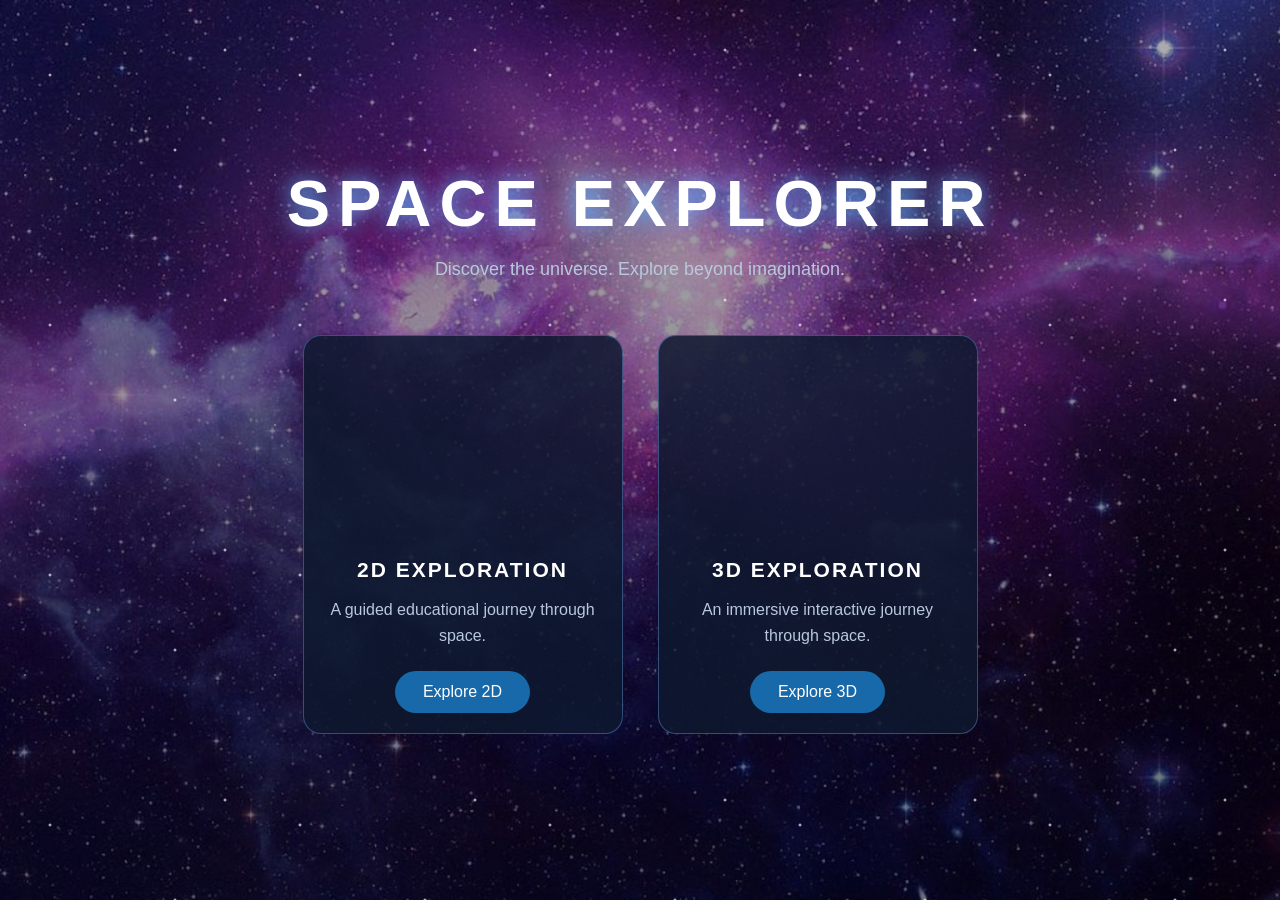
<file: index.html>
<!DOCTYPE html>
<html lang="en">
<head>
    <meta charset="UTF-8">
    <meta name="viewport" content="width=device-width, initial-scale=1.0">
    <title>Space Explorer</title>
    <link rel="stylesheet" href="home.css">
</head>
<body>

    <div class="stars"></div>

    <main class="container">
        <h1>SPACE EXPLORER</h1>
        <p class="subtitle">
            Discover the universe. Explore beyond imagination.
        </p>

        <div class="exploration-options">

            <section class="option-card">
                <div class="card-image two-d-image"></div>
                <h2>2D EXPLORATION</h2>
                <p>A guided educational journey through space.</p>
                <a href="2D.html" class="explore-button">
                    Explore 2D
                </a>
            </section>

            <section class="option-card">
                <div class="card-image three-d-image"></div>
                <h2>3D EXPLORATION</h2>
                <p>An immersive interactive journey through space.</p>
                <a href="3D%20VERSION/index.html" class="explore-button">
                    Explore 3D
                </a>
            </section>

        </div>
    </main>

</body>
</html>
</file>
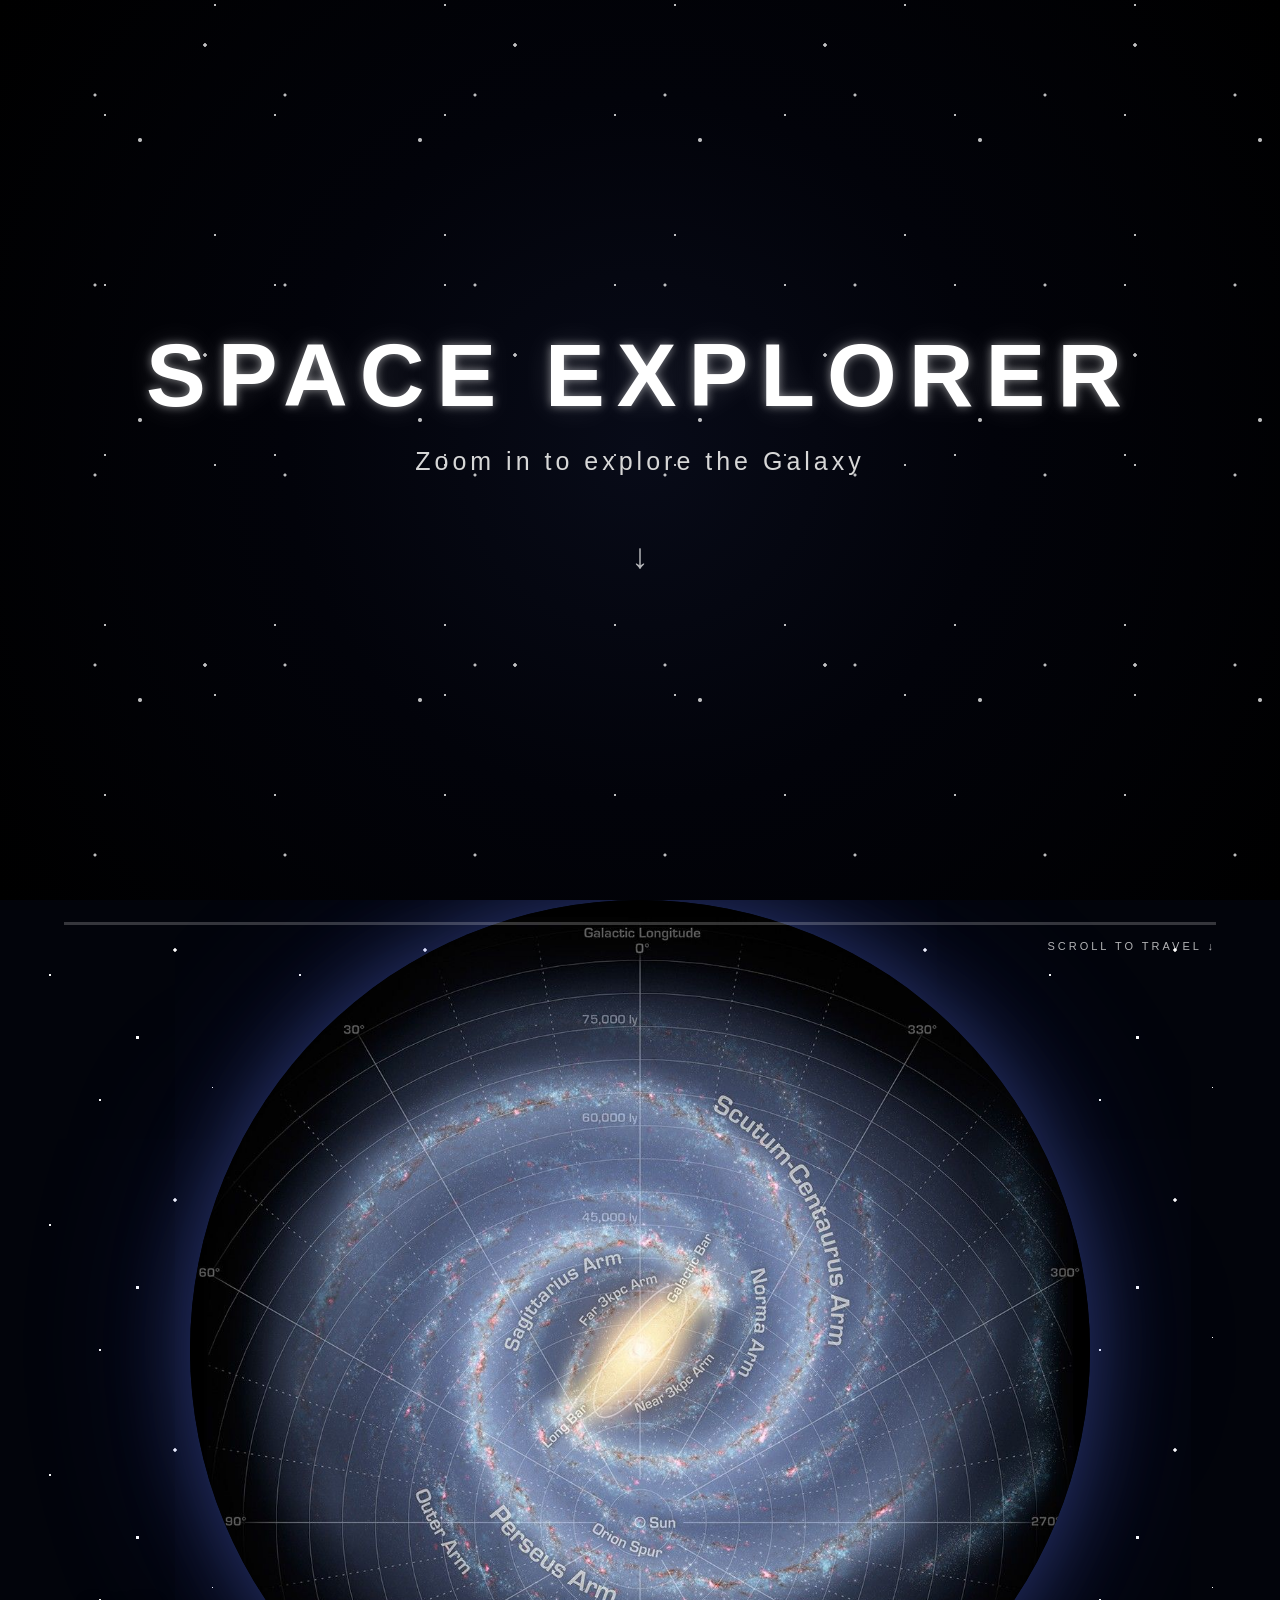
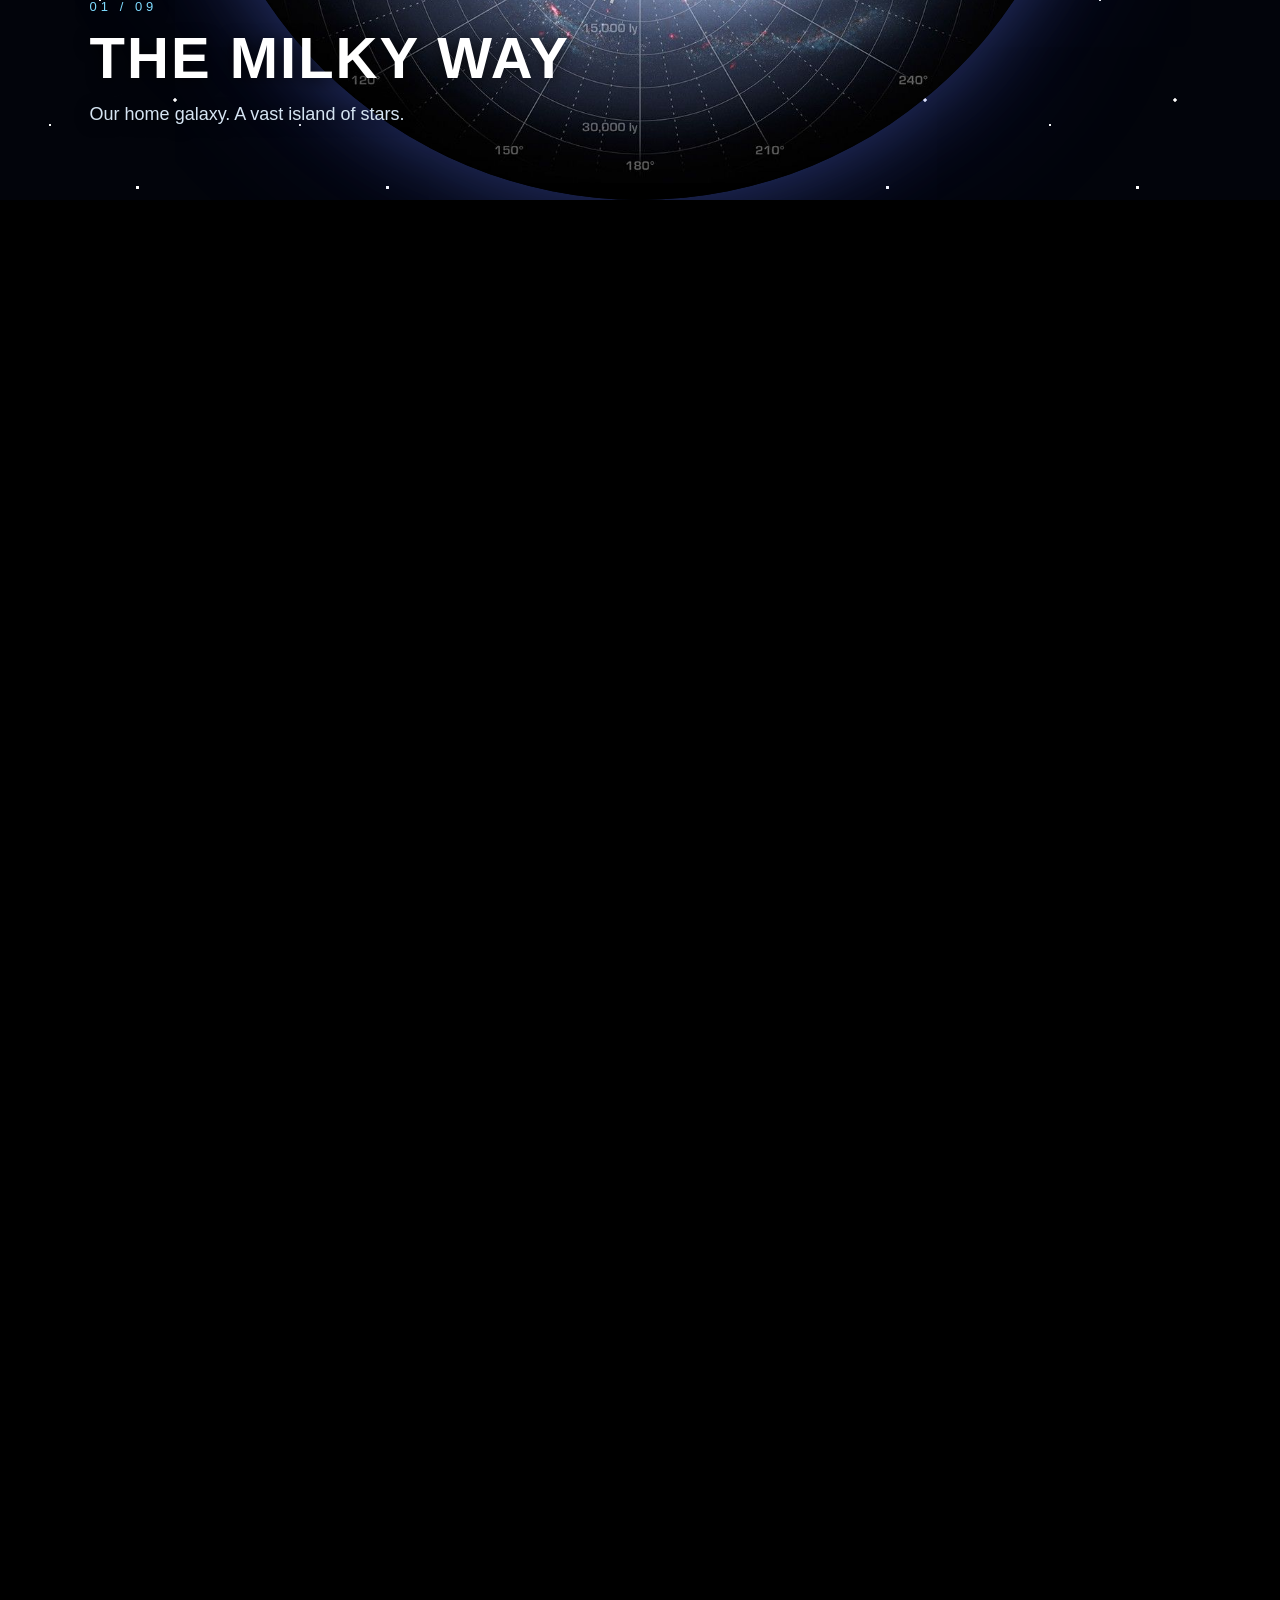
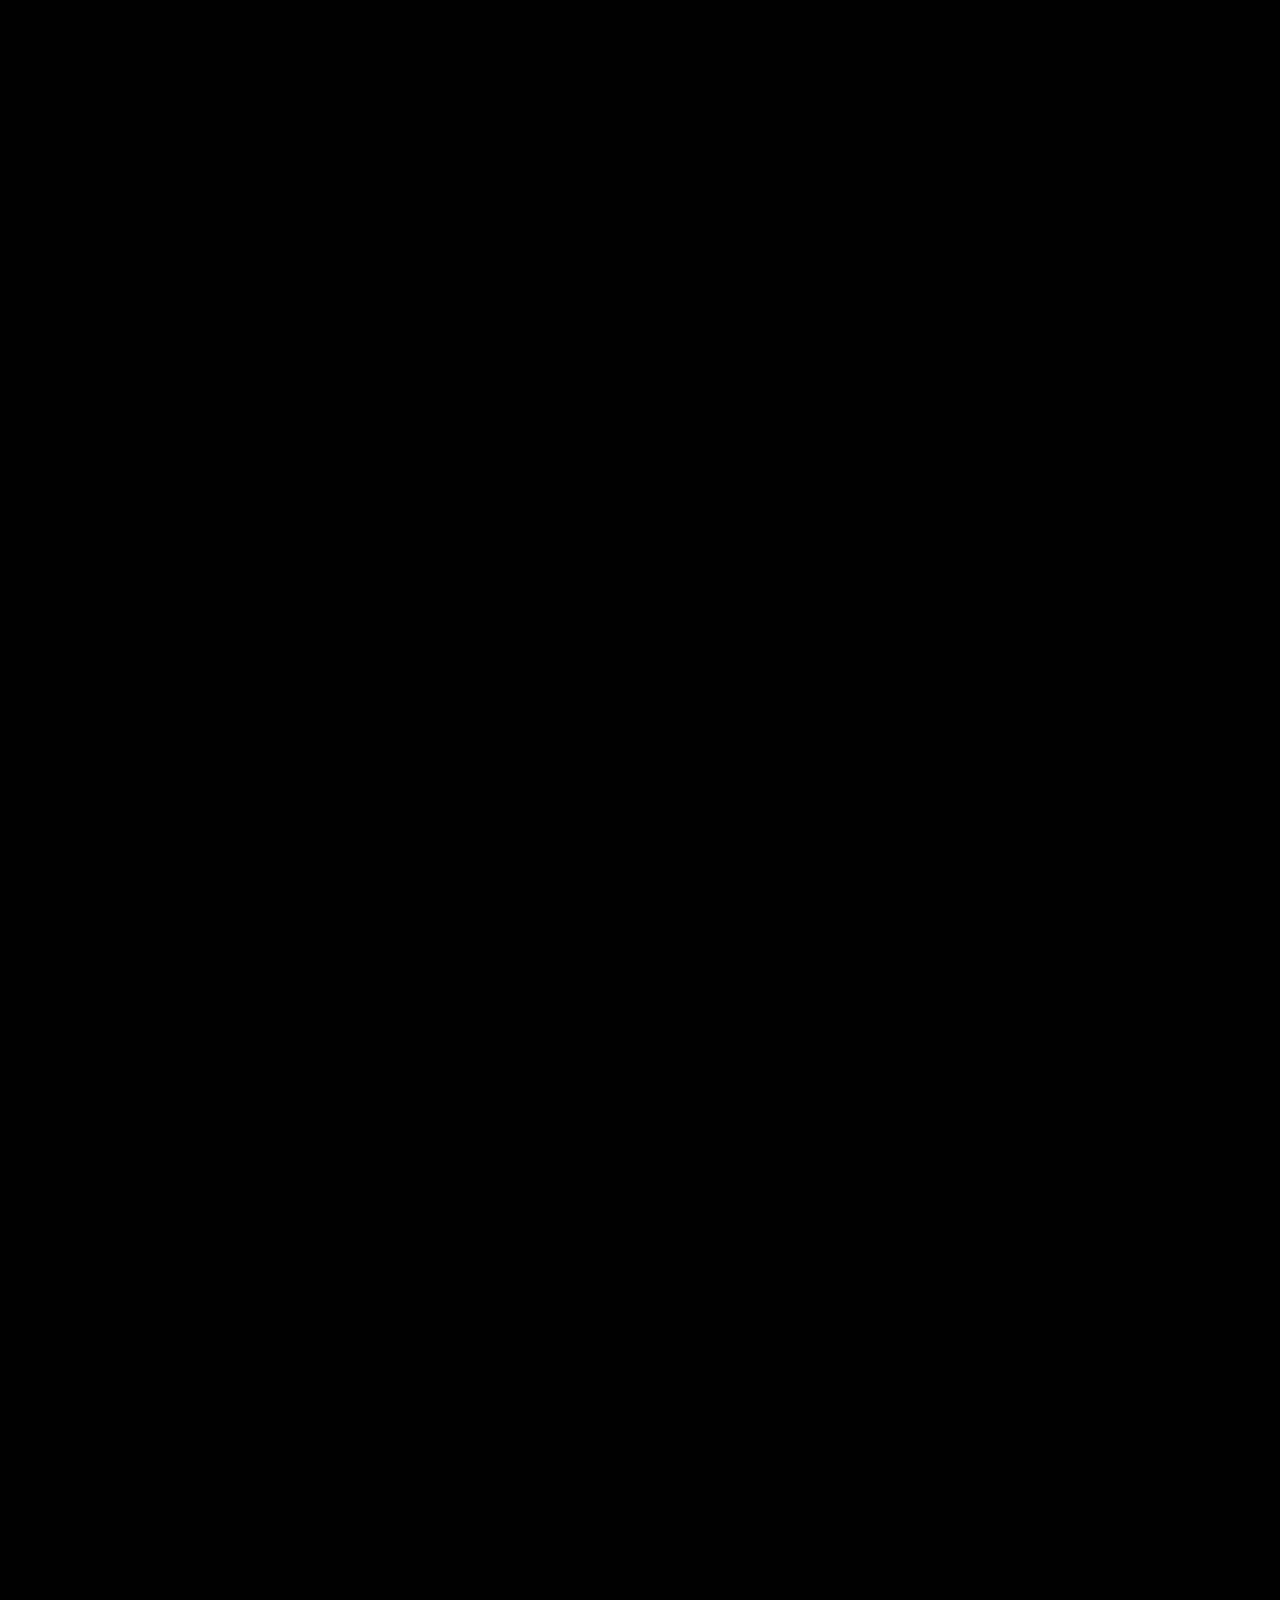
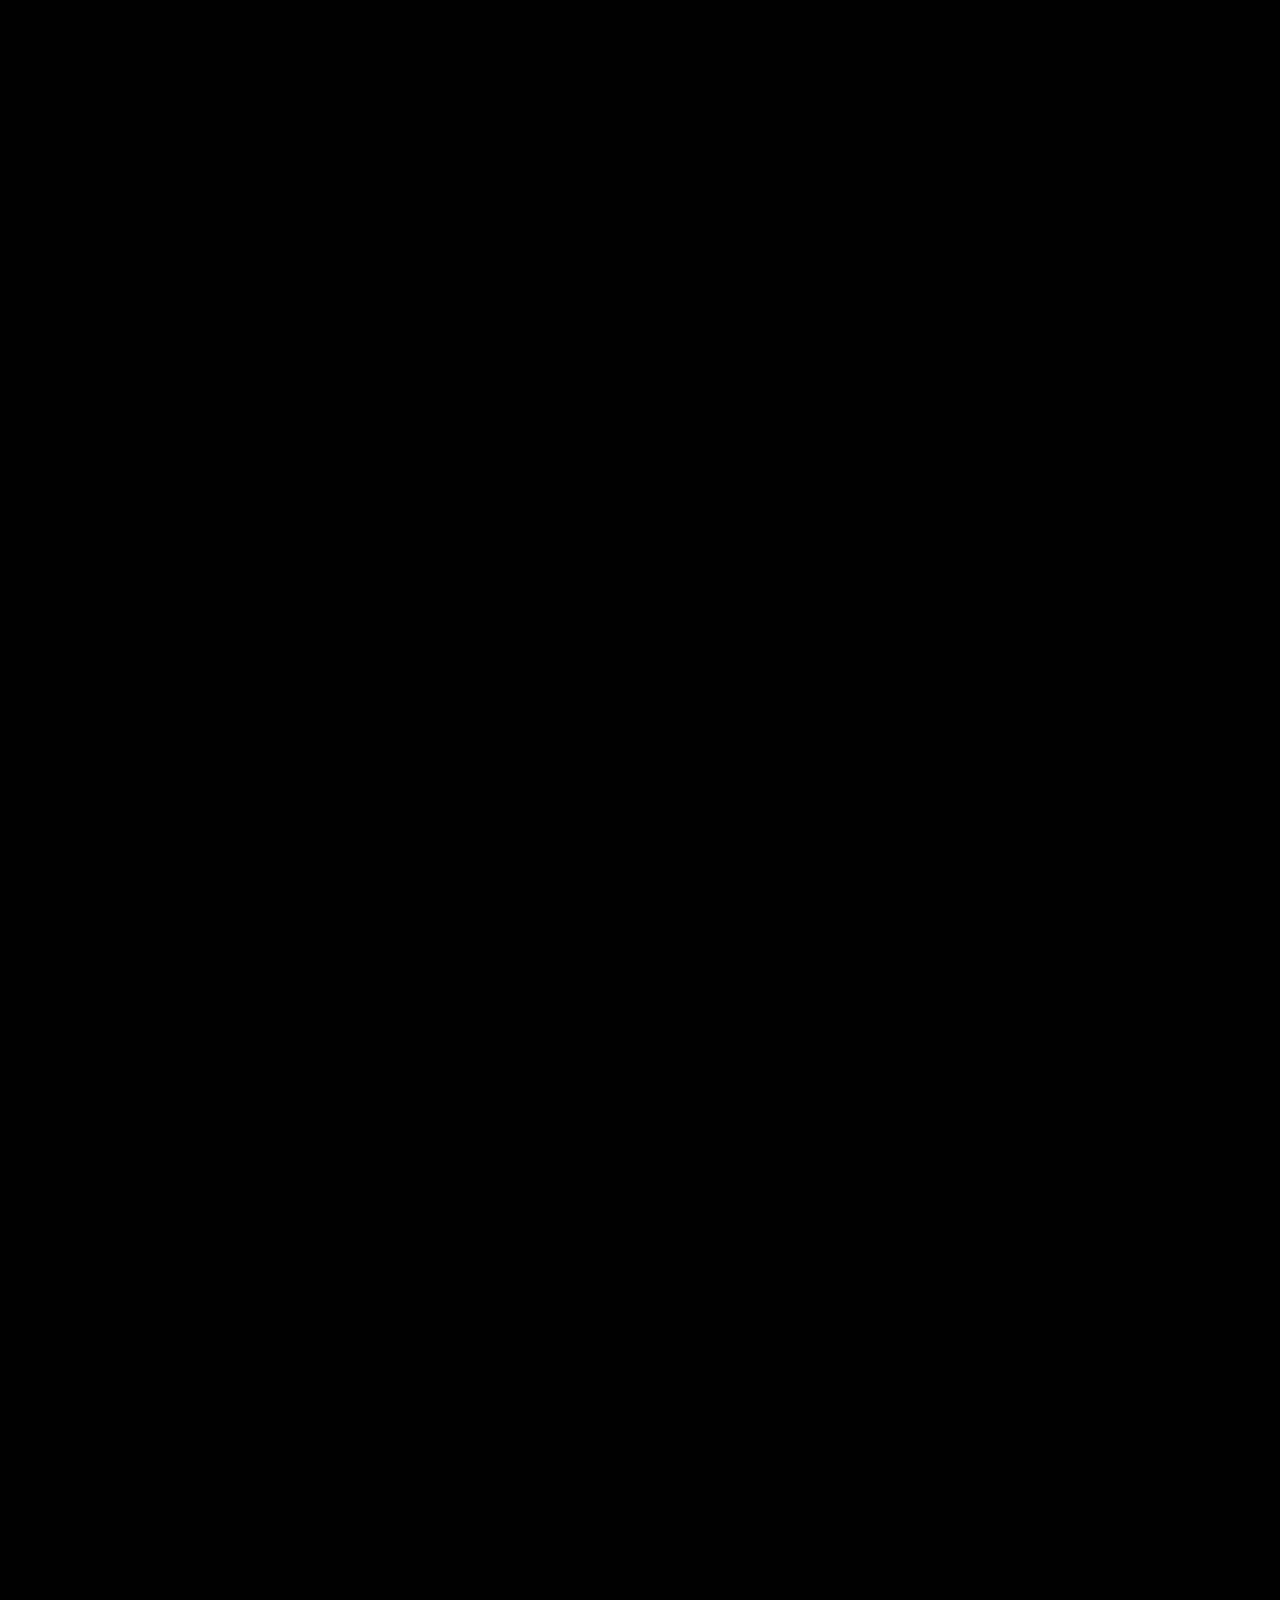
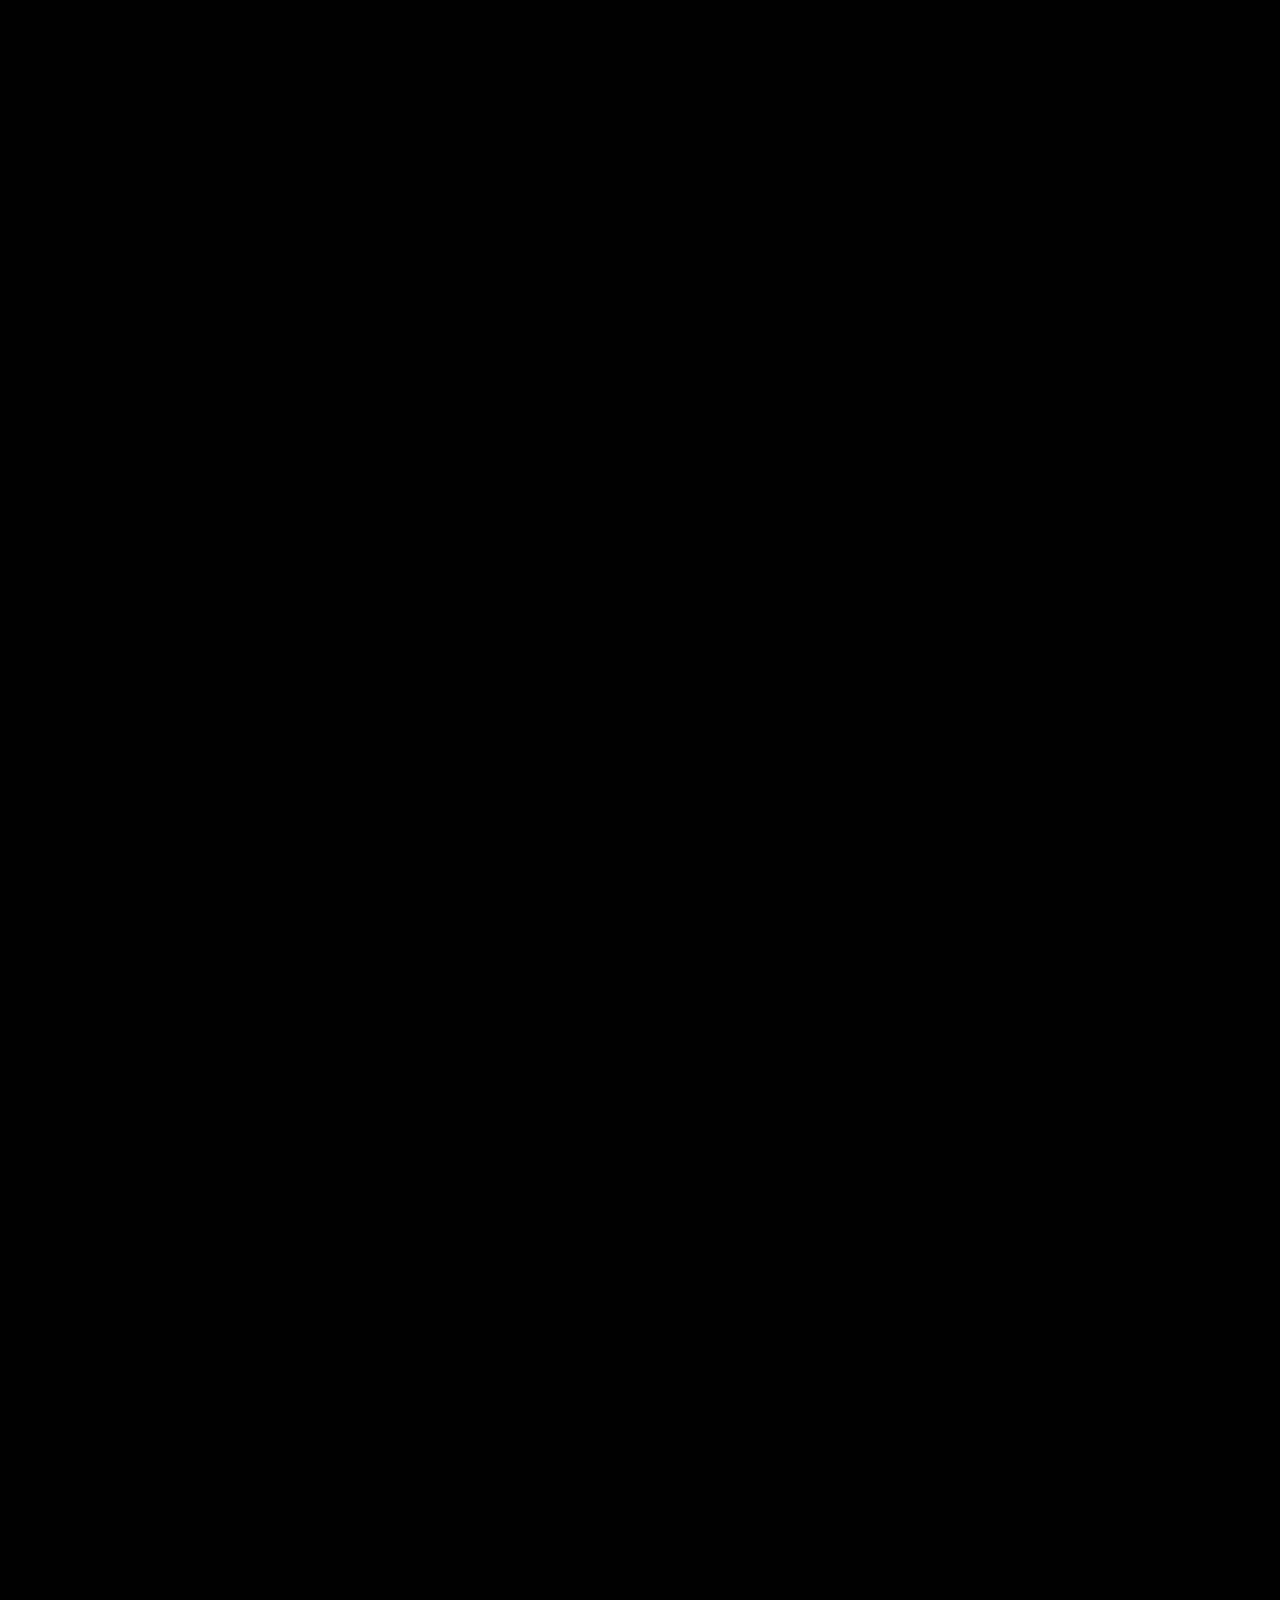
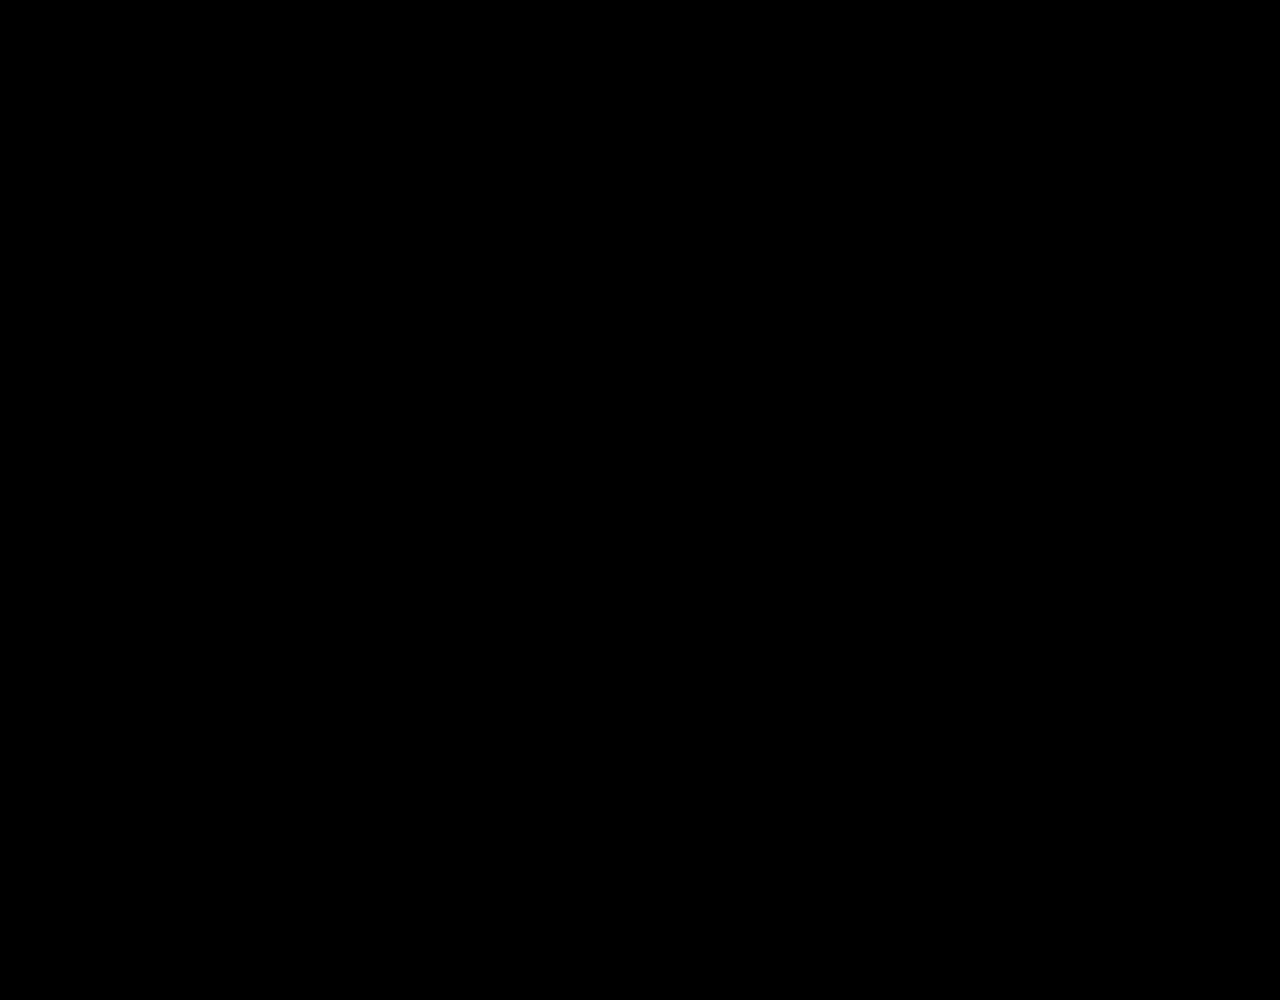
<file: 2D.html>
<!DOCTYPE html>
<html lang="en">
<head>
    <meta charset="UTF-8">
    <meta name="viewport" content="width=device-width, initial-scale=1.0">

    <title>Space Explorer</title>

    <link rel="stylesheet" href="style.css">
</head>

<body>

    <!-- FIRST SCREEN -->
    <section class="intro">

        <div class="stars"></div>

        <div class="intro-content">
            <h1>SPACE EXPLORER</h1>
            <p>Zoom in to explore the Galaxy</p>

            <div class="scroll-indicator">
                ↓
            </div>
        </div>

    </section>



<!-- SPACE EXPLORER: CONTINUOUS JOURNEY -->
<section class="journey" id="journey">

    <div class="journey-camera">

        <div class="journey-stars"></div>

        <!-- 01: MILKY WAY -->
        <article class="scene scene-galaxy">
            <div class="visual galaxy-visual">
                <img src="milky-way.jpg" alt="Milky Way Galaxy">
            </div>
        </article>

        <!-- 02: SOLAR SYSTEM -->
        <article class="scene scene-solar">
            <div class="visual solar-visual">

                <div class="sun-core"></div>

                <div class="orbit orbit--mercury">
                    <span class="planet planet--mercury"></span>
                </div>

                <div class="orbit orbit--venus">
                    <span class="planet planet--venus"></span>
                </div>

                <div class="orbit orbit--earth">
                    <span class="planet planet--earth"></span>
                </div>

                <div class="orbit orbit--mars">
                    <span class="planet planet--mars"></span>
                </div>

                <div class="orbit orbit--jupiter">
                    <span class="planet planet--jupiter"></span>
                </div>

                <div class="orbit orbit--saturn">
                    <span class="planet planet--saturn"></span>
                </div>

                <div class="orbit orbit--uranus">
                    <span class="planet planet--uranus"></span>
                </div>

                <div class="orbit orbit--neptune">
                    <span class="planet planet--neptune"></span>
                </div>

            </div>
        </article>

        <!-- 03: MOONS AND PLANETS -->
        <article class="scene scene-moons">
            <div class="visual moons-visual">

                <div class="large-planet"></div>

                <div class="moon-orbit">
                    <span class="moon"></span>
                </div>

                <div class="second-moon-orbit">
                    <span class="second-moon"></span>
                </div>

            </div>
        </article>

        <!-- 04: SPACECRAFT -->
        <article class="scene scene-rocket">
            <div class="visual rocket-visual">

                <div class="rocket-flame"></div>

                <div class="rocket-shape">
                    <div class="rocket-nose"></div>
                    <div class="rocket-body">
                        <div class="rocket-window"></div>
                    </div>
                    <div class="rocket-fin rocket-fin-left"></div>
                    <div class="rocket-fin rocket-fin-right"></div>
                </div>

            </div>
        </article>

        <!-- 05: EARTH -->
        <article class="scene scene-earth">
            <div class="visual earth-visual">
                <img src="earth.jpg" alt="Planet Earth">
            </div>
        </article>

        <!-- 06: EARTH SURFACE -->
        <article class="scene scene-surface">
            <div class="visual surface-visual">

                <div class="surface-sky"></div>
                <div class="surface-sun"></div>
                <div class="surface-mountain mountain-back"></div>
                <div class="surface-mountain mountain-front"></div>
                <div class="surface-ground"></div>

            </div>
        </article>

        <!-- 07: OCEAN SURFACE -->
        <article class="scene scene-ocean">
            <div class="visual ocean-visual">

                <div class="ocean-light"></div>
                <div class="ocean-horizon"></div>
                <div class="ocean-wave"></div>

            </div>
        </article>

        <!-- 08: UNDERWATER -->
        <article class="scene scene-underwater">
            <div class="visual underwater-visual">

                <div class="underwater-rays"></div>
                <div class="bubble bubble-one"></div>
                <div class="bubble bubble-two"></div>
                <div class="bubble bubble-three"></div>
                <div class="underwater-rocks"></div>

                 <!-- FISH IN THE UNDERWATER SCENE -->
<div class="sea-life-layer" aria-hidden="true">

    <div class="sea-fish sea-fish--one">
        <span class="fish-tail"></span>
        <span class="fish-body"></span>
        <span class="fish-fin"></span>
        <span class="fish-eye"></span>
    </div>

    <div class="sea-fish sea-fish--two">
        <span class="fish-tail"></span>
        <span class="fish-body"></span>
        <span class="fish-fin"></span>
        <span class="fish-eye"></span>
    </div>

    <div class="sea-fish sea-fish--three">
        <span class="fish-tail"></span>
        <span class="fish-body"></span>
        <span class="fish-fin"></span>
        <span class="fish-eye"></span>
    </div>

</div>
            </div>
        </article>
       

        <!-- 09: DEEP OCEAN -->
        <article class="scene scene-deep">
            <div class="visual deep-visual">

                <div class="deep-glow"></div>
                <div class="deep-bubble bubble-one"></div>
                <div class="deep-bubble bubble-two"></div>
                <div class="deep-floor"></div>

                <!-- FISH IN THE DEEP OCEAN -->
<div class="sea-life-layer" aria-hidden="true">

    <div class="sea-fish sea-fish--four">
        <span class="fish-tail"></span>
        <span class="fish-body"></span>
        <span class="fish-fin"></span>
        <span class="fish-eye"></span>
    </div>

    <div class="sea-fish sea-fish--five">
        <span class="fish-tail"></span>
        <span class="fish-body"></span>
        <span class="fish-fin"></span>
        <span class="fish-eye"></span>
    </div>

</div>

            </div>
        </article>

        <!-- INFORMATION DISPLAY -->
        <div class="journey-copy">

            <p id="chapter-count">01 / 09</p>

            <h2 id="chapter-title">THE MILKY WAY</h2>

            <p id="chapter-description">
                Our home galaxy. A vast island of stars.
            </p>

        </div>

        <!-- JOURNEY PROGRESS -->
        <div class="journey-progress">
            <div id="progress-bar"></div>
        </div>

        <!-- OCEAN DEPTH -->
        <div class="depth-indicator" id="depth-indicator">
            <span>OCEAN DEPTH</span>
            <strong id="depth-value">0 m</strong>
        </div>

        <div class="journey-hint">SCROLL TO TRAVEL ↓</div>

    </div>
</section>



    <script src="script.js"></script>

</body>
</html>
</file>
<file: home.css>
* {
    margin: 0;
    padding: 0;
    box-sizing: border-box;
}
body {
    min-height: 100vh;
    background:
        linear-gradient(rgba(0, 0, 10, 0.30), rgba(0, 0, 15, 0.55)),
        url("space+background.png") center center / cover no-repeat fixed;
    color: white;
    font-family: Arial, sans-serif;
    overflow-x: hidden;
}

/* Star background */
.stars {
    position: fixed;
    inset: 0;
    z-index: -1;
    pointer-events: none;
    background-image:
        radial-gradient(2px 2px at 20% 30%, white, transparent),
        radial-gradient(2px 2px at 70% 60%, white, transparent),
        radial-gradient(1px 1px at 40% 80%, white, transparent),
        radial-gradient(2px 2px at 90% 20%, white, transparent),
        radial-gradient(1px 1px at 10% 70%, white, transparent);
    background-size: 250px 250px;
    animation: twinkle 4s infinite alternate;
}

@keyframes twinkle {
    from { opacity: 0.4; }
    to { opacity: 1; }
}

/* Main content */
.container {
    width: 100%;
    min-height: 100vh;
    display: flex;
    flex-direction: column;
    justify-content: center;
    align-items: center;
    padding: 50px 20px;
    text-align: center;
}

h1 {
    font-size: clamp(36px, 6vw, 65px);
    letter-spacing: 8px;
    text-shadow: 0 0 20px #64b5ff;
}

.subtitle {
    color: #b9c8dc;
    font-size: 18px;
    margin-top: 18px;
    margin-bottom: 55px;
}

/* Two experience cards */
.exploration-options {
    display: grid;
    grid-template-columns: repeat(2, minmax(0, 320px));
    gap: 35px;
    width: 100%;
    justify-content: center;
}

.option-card {
    background: rgba(15, 25, 48, 0.85);
    border: 1px solid rgba(120, 180, 255, 0.35);
    border-radius: 18px;
    padding: 20px;
    transition: transform 0.3s, box-shadow 0.3s;
}

.option-card:hover {
    transform: translateY(-10px);
    box-shadow: 0 0 30px rgba(60, 150, 255, 0.35);
}

/* Card images */
.card-image {
    width: 100%;
    height: 180px;
    border-radius: 12px;
    background-size: cover;
    background-position: center;
}

.two-d-image {
    background-image: url("https://images.unsplash.com/photo-1462331940025-496dfbfc7564?w=800");
}

.three-d-image {
    background-image: url("https://images.unsplash.com/photo-1614730321146-b6fa6a46bcb4?w=800");
}

.option-card h2 {
    font-size: 21px;
    margin-top: 22px;
    letter-spacing: 2px;
}

.option-card p {
    color: #b9c8dc;
    margin: 15px 0 22px;
    line-height: 1.6;
}

.explore-button {
    display: inline-block;
    background: #1769aa;
    color: white;
    text-decoration: none;
    padding: 12px 28px;
    border-radius: 30px;
    transition: background 0.3s;
}

.explore-button:hover {
    background: #2599ed;
}

/* Mobile layout */
@media (max-width: 700px) {
    .exploration-options {
        grid-template-columns: minmax(0, 350px);
    }

    h1 {
        letter-spacing: 4px;
    }

    .subtitle {
        margin-bottom: 35px;
    }
}
</file>
<file: style.css>
* {
    margin: 0;
    padding: 0;
    box-sizing: border-box;
}

html {
    scroll-behavior: smooth;
}

body {
    background: #000;
    color: white;
    font-family: Arial, sans-serif;
    overflow-x: hidden;
}


/* =========================
   FIRST SCREEN
========================= */

.intro {
    height: 100vh;
    width: 100%;
    position: relative;

    background:
        radial-gradient(circle at center,
        #080b18 0%,
        #02030a 45%,
        #000 100%);

    display: flex;
    justify-content: center;
    align-items: center;

    overflow: hidden;
}


/* STAR FIELD */

.stars {
    position: absolute;
    inset: 0;

    background-image:
        radial-gradient(circle, white 1px, transparent 1.5px),
        radial-gradient(circle, white 1px, transparent 1.5px),
        radial-gradient(circle, white 1.5px, transparent 2px);

    background-size:
        170px 170px,
        230px 230px,
        310px 310px;

    background-position:
        20px 30px,
        100px 120px,
        50px 200px;

    opacity: 0.75;

    animation: starMove 20s linear infinite;
}


/* TWINKLING */

.stars::after {
    content: "";

    position: absolute;
    inset: 0;

    background-image:
        radial-gradient(circle, white 1px, transparent 2px),
        radial-gradient(circle, white 1.5px, transparent 2.5px);

    background-size:
        190px 190px,
        280px 280px;

    animation: twinkle 3s ease-in-out infinite alternate;
}


@keyframes twinkle {

    0% {
        opacity: 0.25;
    }

    50% {
        opacity: 0.8;
    }

    100% {
        opacity: 0.35;
    }
}


@keyframes starMove {

    from {
        transform: translateY(0);
    }

    to {
        transform: translateY(-170px);
    }
}


/* CENTER TEXT */

.intro-content {
    position: relative;
    z-index: 5;

    text-align: center;

    animation: appear 2s ease;
}


.intro-content h1 {

    font-size: clamp(45px, 7vw, 100px);

    font-weight: 800;

    letter-spacing: 12px;

    text-shadow:
        0 0 10px rgba(255,255,255,0.5),
        0 0 30px rgba(255,255,255,0.15);

    margin-bottom: 20px;
}


.intro-content p {

    font-size: clamp(16px, 2vw, 25px);

    letter-spacing: 4px;

    color: #d7d7d7;
}


/* DOWN ARROW */

.scroll-indicator {

    margin-top: 60px;

    font-size: 35px;

    opacity: 0.7;

    animation: bounce 1.8s infinite;
}


@keyframes bounce {

    0%, 100% {
        transform: translateY(0);
    }

    50% {
        transform: translateY(15px);
    }
}


@keyframes appear {

    from {
        opacity: 0;
        transform: scale(0.9);
    }

    to {
        opacity: 1;
        transform: scale(1);
    }
}


/* =========================
   GALAXY SECTION
========================= */

.galaxy-section {

    height: 100vh;

    position: relative;

    background: #000;

    display: flex;

    justify-content: center;
    align-items: center;

    overflow: hidden;
}


/* GALAXY IMAGE */

.galaxy {

    width: 55vw;
    height: 55vw;

    max-width: 650px;
    max-height: 650px;

    border-radius: 50%;

    overflow: hidden;

    transform: scale(1);


    box-shadow:
        0 0 50px rgba(100, 130, 255, 0.25),
        0 0 120px rgba(80, 100, 255, 0.15);
}


.galaxy img {

    width: 100%;
    height: 100%;

    object-fit: cover;

    display: block;
}


/* GALAXY DESCRIPTION */

.galaxy-text {
    position: absolute;
    left: 50%;
    bottom: 35px;

    transform: translateX(-50%);

    width: 90%;
    text-align: center;

    color: white;
    z-index: 5;
}

.galaxy-text h2 {
    font-size: 38px;
    margin: 0 0 8px;
}

.galaxy-text p {
    font-size: 17px;
    margin: 0;
}
/* ==============================
   SPACE JOURNEY
============================== */

.space-journey {
    position: relative;
    height: 500vh;
    width: 100%;
    background: #000;
    overflow: hidden;
}

/* Every space object is placed in the same camera */
.space-object {
    position: absolute;
    top: 50%;
    left: 50%;
    transform: translate(-50%, -50%);
}

/* ==============================
   MILKY WAY
============================== */

.galaxy {
    width: 700px;
    height: 700px;
    z-index: 3;
}

.galaxy img {
    width: 100%;
    height: 100%;
    object-fit: cover;
    border-radius: 50%;
    display: block;

    box-shadow:
        0 0 80px rgba(100, 150, 255, 0.4),
        0 0 180px rgba(80, 100, 255, 0.2);
}

/* ==============================
   SOLAR SYSTEM
============================== */

.solar-system {
    width: 500px;
    height: 500px;
    z-index: 2;
    opacity: 0;
}

.sun {
    position: absolute;
    width: 120px;
    height: 120px;

    top: 50%;
    left: 50%;

    transform: translate(-50%, -50%);

    border-radius: 50%;

    background:
        radial-gradient(
            circle at 40% 40%,
            #fff9b0 0%,
            #ffd23f 30%,
            #ff8c00 65%,
            #ff4500 100%
        );

    box-shadow:
        0 0 40px #ffb300,
        0 0 100px rgba(255, 140, 0, 0.7),
        0 0 180px rgba(255, 80, 0, 0.35);
}

/* ==============================
   EARTH
============================== */

.earth {
    width: 300px;
    height: 300px;
    z-index: 1;
    opacity: 0;
}

.earth-planet {
    width: 100%;
    height: 100%;

    border-radius: 50%;

    background:
        radial-gradient(
            circle at 35% 30%,
            #6ec6ff 0%,
            #1976d2 35%,
            #0b3d91 70%,
            #020b24 100%
        );

    box-shadow:
        0 0 40px rgba(80, 160, 255, 0.6),
        0 0 100px rgba(30, 100, 255, 0.35);
}
/* =========================================
   SPACE EXPLORER - CAMERA JOURNEY
========================================= */

.journey {
    position: relative;
    height: 900vh;
    width: 100%;
    background: #000;
}

.journey-camera {
    position: sticky;
    top: 0;
    width: 100%;
    height: 100vh;
    height: 100svh;
    overflow: hidden;
    isolation: isolate;
    background: #02040b;
}

/* Stars inside the journey camera */

.journey-stars {
    position: absolute;
    inset: 0;
    z-index: 0;

    background-image:
        radial-gradient(1px 1px at 20% 30%, white 70%, transparent),
        radial-gradient(2px 2px at 70% 20%, white 70%, transparent),
        radial-gradient(1px 1px at 85% 75%, white 70%, transparent),
        radial-gradient(1px 1px at 40% 80%, white 70%, transparent),
        radial-gradient(2px 2px at 55% 55%, white 70%, transparent);

    background-size: 250px 250px;
    animation: journeyStarMove 45s linear infinite;
}

@keyframes journeyStarMove {
    from { background-position: 0 0; }
    to { background-position: 250px 500px; }
}

/* Scene layers */

.scene {
    position: absolute;
    inset: 0;
    overflow: hidden;
    opacity: 0;
    pointer-events: none;
    background: transparent;
}

.visual {
    position: absolute;
    top: 50%;
    left: 50%;
    transform: translate(-50%, -50%);
    transform-origin: center center;
    will-change: transform, filter;
}
/* =========================================
   01 - MILKY WAY
========================================= */

.galaxy-visual {
    width: min(85vw, 900px);
    aspect-ratio: 1;
    border-radius: 50%;
    overflow: hidden;

    box-shadow:
        0 0 80px rgba(100, 130, 255, 0.35),
        0 0 180px rgba(80, 100, 255, 0.2);
}

.galaxy-visual img {
    width: 100%;
    height: 100%;
    display: block;
    object-fit: cover;
}

/* =========================================
   02 - SOLAR SYSTEM
========================================= */

.solar-visual {
    width: min(82vw, 760px);
    aspect-ratio: 1;
}

.sun-core {
    position: absolute;
    width: 14%;
    height: 14%;
    top: 50%;
    left: 50%;
    transform: translate(-50%, -50%);
    border-radius: 50%;

    background: radial-gradient(
        circle at 35% 35%,
        #fff9bd,
        #ffd23f 35%,
        #ff8500 70%,
        #ef3100
    );

    box-shadow:
        0 0 45px #ffae00,
        0 0 100px rgba(255, 140, 0, 0.7),
        0 0 180px rgba(255, 90, 0, 0.35);
}

.orbit {
    position: absolute;
    top: 50%;
    left: 50%;

    width: var(--orbit-size);
    height: var(--orbit-size);

    border: 1px solid rgba(180, 205, 255, 0.25);
    border-radius: 50%;

    transform: translate(-50%, -50%);
    animation: orbitSpin var(--orbit-speed) linear infinite;
}

@keyframes orbitSpin {
    from { transform: translate(-50%, -50%) rotate(0deg); }
    to { transform: translate(-50%, -50%) rotate(360deg); }
}

.planet {
    position: absolute;
    top: 0;
    left: 50%;

    width: var(--planet-size);
    height: var(--planet-size);

    transform: translate(-50%, -50%);
    border-radius: 50%;

    background: var(--planet-color);
    box-shadow: 0 0 12px var(--planet-color);
}

.orbit--mercury {
    --orbit-size: 22%;
    --planet-size: 9px;
    --planet-color: #aaa;
    --orbit-speed: 7s;
}

.orbit--venus {
    --orbit-size: 32%;
    --planet-size: 14px;
    --planet-color: #d9a66b;
    --orbit-speed: 11s;
}

.orbit--earth {
    --orbit-size: 43%;
    --planet-size: 17px;
    --planet-color: #258dff;
    --orbit-speed: 15s;
}

.orbit--mars {
    --orbit-size: 54%;
    --planet-size: 13px;
    --planet-color: #d65c37;
    --orbit-speed: 19s;
}

.orbit--jupiter {
    --orbit-size: 67%;
    --planet-size: 35px;
    --planet-color: #d6ad86;
    --orbit-speed: 25s;
}

.orbit--saturn {
    --orbit-size: 79%;
    --planet-size: 27px;
    --planet-color: #c8b17b;
    --orbit-speed: 32s;
}

.orbit--uranus {
    --orbit-size: 90%;
    --planet-size: 20px;
    --planet-color: #8adbe7;
    --orbit-speed: 38s;
}

.orbit--neptune {
    --orbit-size: 100%;
    --planet-size: 19px;
    --planet-color: #397bff;
    --orbit-speed: 45s;
}

.planet--saturn {
    position: relative;
}

/* =========================================
   03 - MOONS AND PLANETS
========================================= */

.moons-visual {
    width: min(70vw, 650px);
    aspect-ratio: 1;
}

.large-planet {
    position: absolute;
    width: 52%;
    height: 52%;
    top: 50%;
    left: 50%;
    transform: translate(-50%, -50%);
    border-radius: 50%;

    background:
        radial-gradient(circle at 35% 30%,
            #d7a77b,
            #9b6045 45%,
            #35213d 85%);

    box-shadow: 0 0 70px rgba(180, 130, 100, 0.3);
}

.moon-orbit,
.second-moon-orbit {
    position: absolute;
    top: 50%;
    left: 50%;
    width: 85%;
    height: 85%;
    border: 1px solid rgba(200, 220, 255, 0.35);
    border-radius: 50%;
    transform: translate(-50%, -50%);
    animation: orbitSpin 18s linear infinite;
}

.second-moon-orbit {
    width: 110%;
    height: 110%;
    animation-duration: 30s;
}

.moon,
.second-moon {
    position: absolute;
    top: 0;
    left: 50%;
    width: 55px;
    height: 55px;
    border-radius: 50%;
    transform: translate(-50%, -50%);

    background: radial-gradient(circle at 35% 30%, #eee, #999 60%, #444);
    box-shadow: 0 0 15px rgba(255,255,255,0.3);
}

.second-moon {
    width: 30px;
    height: 30px;
    background: radial-gradient(circle at 35% 30%, #ddd, #777 70%, #333);
}

/* =========================================
   04 - SPACECRAFT
========================================= */

.rocket-visual {
    width: 260px;
    height: 450px;
}

.rocket-shape {
    position: absolute;
    width: 90px;
    height: 250px;
    left: 50%;
    top: 50%;
    transform: translate(-50%, -50%) rotate(-18deg);
}

.rocket-body {
    position: absolute;
    left: 50%;
    top: 35px;
    transform: translateX(-50%);

    width: 70px;
    height: 175px;

    border-radius: 50% 50% 20% 20%;

    background: linear-gradient(
        90deg,
        #777,
        #fff 35%,
        #dce6f4 70%,
        #777
    );
}

.rocket-nose {
    position: absolute;
    left: 50%;
    top: 0;
    transform: translateX(-50%);

    width: 70px;
    height: 65px;

    background: #dce6f4;
    clip-path: polygon(50% 0, 100% 100%, 0 100%);
}

.rocket-window {
    position: absolute;
    left: 50%;
    top: 48px;
    transform: translateX(-50%);

    width: 24px;
    height: 24px;
    border-radius: 50%;

    background: #1e84bd;
    border: 5px solid #667788;
}

.rocket-fin {
    position: absolute;
    top: 135px;
    width: 37px;
    height: 70px;
    background: #cc3c28;
}

.rocket-fin-left {
    left: -12px;
    clip-path: polygon(100% 0, 100% 100%, 0 100%);
}

.rocket-fin-right {
    right: -12px;
    clip-path: polygon(0 0, 100% 100%, 0 100%);
}

.rocket-flame {
    position: absolute;
    left: 50%;
    top: 195px;
    transform: translateX(-50%);

    width: 38px;
    height: 110px;

    background: linear-gradient(
        to bottom,
        #fff5a0 0%,
        #ff9d00 45%,
        #ff4500 75%,
        transparent 100%
    );

    filter: blur(5px);
    border-radius: 50%;
    animation: flameMove 0.34s infinite alternate;
}

@keyframes flameMove {
    from {
        height: 90px;
        opacity: 0.75;
    }

    to {
        height: 120px;
        opacity: 1;
    }
}


/* =========================================
   05 - EARTH
========================================= */

.earth-visual {
    width: min(65vmin, 700px);
    aspect-ratio: 1;
    border-radius: 50%;
    overflow: hidden;

    background: radial-gradient(circle at 30% 30%, #3498db, #061b55);

    box-shadow:
        0 0 55px rgba(60, 150, 255, 0.65),
        0 0 150px rgba(30, 100, 255, 0.4);
}

.earth-visual img {
    width: 100%;
    height: 100%;
    object-fit: cover;
    border-radius: 50%;
    display: block;
}

/* =========================================
   06 - EARTH SURFACE
========================================= */

.surface-visual {
    width: 140vw;
    height: 140vh;
    overflow: hidden;
}

.surface-sky {
    position: absolute;
    inset: 0;
    background: linear-gradient(
        #183b68 0%,
        #6aa5c9 45%,
        #f4bd86 72%,
        #f5d3a0 100%
    );
}

.surface-sun {
    position: absolute;
    width: 120px;
    height: 120px;
    right: 20%;
    top: 15%;
    border-radius: 50%;
    background: #ffe9b0;
    box-shadow: 0 0 100px #ffc77b;
}

.surface-mountain {
    position: absolute;
    left: 0;
    width: 100%;
    bottom: 23%;
    clip-path: polygon(
        0 100%, 0 65%, 15% 20%, 26% 65%,
        42% 10%, 58% 75%, 73% 25%,
        88% 70%, 100% 35%, 100% 100%
    );
}

.mountain-back {
    height: 55%;
    background: linear-gradient(#546e83, #293b43);
}

.mountain-front {
    height: 40%;
    bottom: 15%;
    background: linear-gradient(#405d52, #1a3528);
    transform: scaleX(1.2);
}

.surface-ground {
    position: absolute;
    bottom: 0;
    width: 100%;
    height: 22%;
    background: linear-gradient(#315b36, #10271b);
}

/* =========================================
   07 - OCEAN SURFACE
========================================= */

.ocean-visual {
    width: 140vw;
    height: 140vh;

    background: linear-gradient(
        #70c9ed 0%,
        #087eae 35%,
        #034c7b 65%,
        #012b4d 100%
    );
}

.ocean-light {
    position: absolute;
    width: 70%;
    height: 90%;
    left: 15%;
    top: -20%;

    background: radial-gradient(
        ellipse,
        rgba(200, 245, 255, 0.55),
        transparent 70%
    );
}

.ocean-horizon {
    position: absolute;
    width: 100%;
    height: 12%;
    top: 28%;
    background: rgba(150, 225, 255, 0.25);
    filter: blur(12px);
}

.ocean-wave {
    position: absolute;
    top: 28%;
    width: 100%;
    height: 8%;
    background: rgba(190, 235, 255, 0.4);
    border-radius: 50%;
    filter: blur(18px);
}

/* =========================================
   08 - UNDERWATER
========================================= */

.underwater-visual {
    width: 140vw;
    height: 140vh;
    overflow: hidden;

    background: linear-gradient(
        #075b88,
        #03466e 45%,
        #012743 100%
    );
}

.underwater-rays {
    position: absolute;
    inset: 0;

    background: repeating-conic-gradient(
        from 200deg at 50% 0%,
        rgba(150, 225, 255, 0.12) 0deg,
        transparent 8deg,
        transparent 18deg
    );

    filter: blur(12px);
}

.bubble {
    position: absolute;
    width: 15px;
    height: 15px;
    border: 2px solid rgba(210, 245, 255, 0.5);
    border-radius: 50%;
    animation: bubbleRise 5s linear infinite;
}

.bubble-one {
    left: 25%;
    bottom: 5%;
}

.bubble-two {
    left: 60%;
    bottom: 15%;
    animation-delay: 2s;
}

.bubble-three {
    left: 80%;
    bottom: 0;
    animation-delay: 1s;
}

@keyframes bubbleRise {
    from { transform: translateY(0); opacity: 0.1; }
    to { transform: translateY(-650px); opacity: 0.9; }
}

.underwater-rocks {
    position: absolute;
    left: 0;
    bottom: 0;
    width: 100%;
    height: 22%;

    background: linear-gradient(#183d49, #071921);
    clip-path: polygon(0 55%, 15% 20%, 32% 65%, 55% 30%, 75% 65%, 100% 15%, 100% 100%, 0 100%);
}

/* =========================================
   09 - DEEP OCEAN
========================================= */

.deep-visual {
    width: 140vw;
    height: 140vh;
    overflow: hidden;

    background: linear-gradient(
        #032b49,
        #011a31 50%,
        #000710 100%
    );
}

.deep-glow {
    position: absolute;
    top: -15%;
    left: 35%;
    width: 30%;
    height: 75%;

    background: radial-gradient(
        ellipse,
        rgba(60, 140, 180, 0.25),
        transparent 70%
    );
}

.deep-floor {
    position: absolute;
    bottom: 0;
    left: 0;
    width: 100%;
    height: 18%;
    background: linear-gradient(#172c35, #050a0d);
    clip-path: polygon(0 40%, 20% 15%, 43% 55%, 68% 20%, 100% 45%, 100% 100%, 0 100%);
}

.deep-bubble {
    position: absolute;
    width: 9px;
    height: 9px;
    border: 1px solid rgba(190, 230, 255, 0.5);
    border-radius: 50%;
    animation: bubbleRise 7s linear infinite;
}

/* =========================================
   JOURNEY TEXT AND PROGRESS
========================================= */

.journey-copy {
    position: absolute;
    z-index: 100;
    left: clamp(24px, 7vw, 100px);
    bottom: clamp(35px, 8vh, 85px);

    max-width: 520px;
    color: white;
    pointer-events: none;
    text-shadow: 0 2px 15px rgba(0,0,0,0.8);
}

#chapter-count {
    color: #7edbff;
    font-size: 13px;
    letter-spacing: 4px;
}

#chapter-title {
    font-size: clamp(28px, 5vw, 58px);
    margin: 10px 0;
    letter-spacing: 2px;
}

#chapter-description {
    color: #d5e4f2;
    font-size: clamp(14px, 1.5vw, 18px);
    line-height: 1.5;
}

.journey-progress {
    position: absolute;
    z-index: 110;
    top: 22px;
    left: 5%;
    width: 90%;
    height: 3px;
    background: rgba(255,255,255,0.2);
}

#progress-bar {
    width: 100%;
    height: 100%;
    background: #8bdcff;
    transform: scaleX(0);
    transform-origin: left center;
}

.journey-hint {
    position: absolute;
    z-index: 110;
    top: 40px;
    right: 5%;
    color: rgba(255,255,255,0.7);
    font-size: 11px;
    letter-spacing: 3px;
}

.depth-indicator {
    position: absolute;
    z-index: 110;
    right: 6%;
    bottom: 10%;
    color: white;
    display: flex;
    flex-direction: column;
    align-items: flex-end;
    opacity: 0;
    transition: opacity 0.4s;
    text-shadow: 0 2px 10px black;
}

.depth-indicator.show {
    opacity: 1;
}

.depth-indicator span {
    font-size: 12px;
    letter-spacing: 3px;
    color: #9edfff;
}

.depth-indicator strong {
    font-size: 34px;
}

/* Mobile adjustments */

@media (max-width: 600px) {

    .solar-visual {
        width: 95vw;
    }

    .galaxy-visual {
        width: 100vw;
    }

    .journey-copy {
        left: 22px;
        right: 22px;
        bottom: 65px;
    }

    .journey-hint {
        font-size: 9px;
    }

    .depth-indicator {
        right: 22px;
        bottom: 25px;
    }
}
/* =================================
   SPACE EXPLORER - UNDERWATER FISH
================================= */

.sea-life-layer {
    position: absolute;
    inset: 0;
    width: 100%;
    height: 100%;
    overflow: hidden;
    pointer-events: none;
    z-index: 20;
}

.sea-fish {
    position: absolute;
    width: 70px;
    height: 34px;
    animation: fish-swim 9s ease-in-out infinite;
}

/* Fish positions and colours */

.sea-fish--one {
    left: 15%;
    top: 38%;
    --fish-color: #ff914d;
    --fish-light: #ffd08a;
    animation-delay: 0s;
}

.sea-fish--two {
    left: 62%;
    top: 55%;
    --fish-color: #4dd0e1;
    --fish-light: #b2f5ff;
    animation-delay: 1.5s;
}

.sea-fish--three {
    left: 35%;
    top: 75%;
    --fish-color: #f5c542;
    --fish-light: #fff0a6;
    animation-delay: 3s;
}

.sea-fish--four {
    left: 20%;
    top: 45%;
    --fish-color: #65d6c4;
    --fish-light: #b8fff0;
    animation-delay: 1s;
}

.sea-fish--five {
    left: 65%;
    top: 65%;
    --fish-color: #9b9cff;
    --fish-light: #d8d9ff;
    animation-delay: 2.5s;
}

/* Fish body */

.fish-body {
    position: absolute;
    left: 15px;
    top: 5px;
    width: 48px;
    height: 25px;
    border-radius: 55% 50% 50% 55%;
    background: linear-gradient(
        135deg,
        var(--fish-light),
        var(--fish-color)
    );
    box-shadow: 0 0 10px var(--fish-color);
}

/* Fish tail */

.fish-tail {
    position: absolute;
    left: 0;
    top: 10px;
    width: 0;
    height: 0;
    border-top: 9px solid transparent;
    border-bottom: 9px solid transparent;
    border-right: 18px solid var(--fish-color);
    transform-origin: right center;
    animation: fish-tail-wag 0.35s ease-in-out infinite alternate;
}

/* Top fin */

.fish-fin {
    position: absolute;
    left: 30px;
    top: 0;
    width: 0;
    height: 0;
    border-left: 8px solid transparent;
    border-right: 8px solid transparent;
    border-bottom: 12px solid var(--fish-light);
}

/* Fish eye */

.fish-eye {
    position: absolute;
    left: 54px;
    top: 13px;
    width: 5px;
    height: 5px;
    border-radius: 50%;
    background: #111;
    z-index: 2;
}

/* Fish swimming movement */

@keyframes fish-swim {
    0% {
        transform: translate(0, 0) scaleX(1);
    }

    45% {
        transform: translate(55px, -10px) scaleX(1);
    }

    50% {
        transform: translate(55px, -10px) scaleX(-1);
    }

    95% {
        transform: translate(0, 8px) scaleX(-1);
    }

    100% {
        transform: translate(0, 8px) scaleX(1);
    }
}

/* Tail movement */

@keyframes fish-tail-wag {
    from {
        transform: rotate(-12deg);
    }

    to {
        transform: rotate(12deg);
    }
}
</file>
